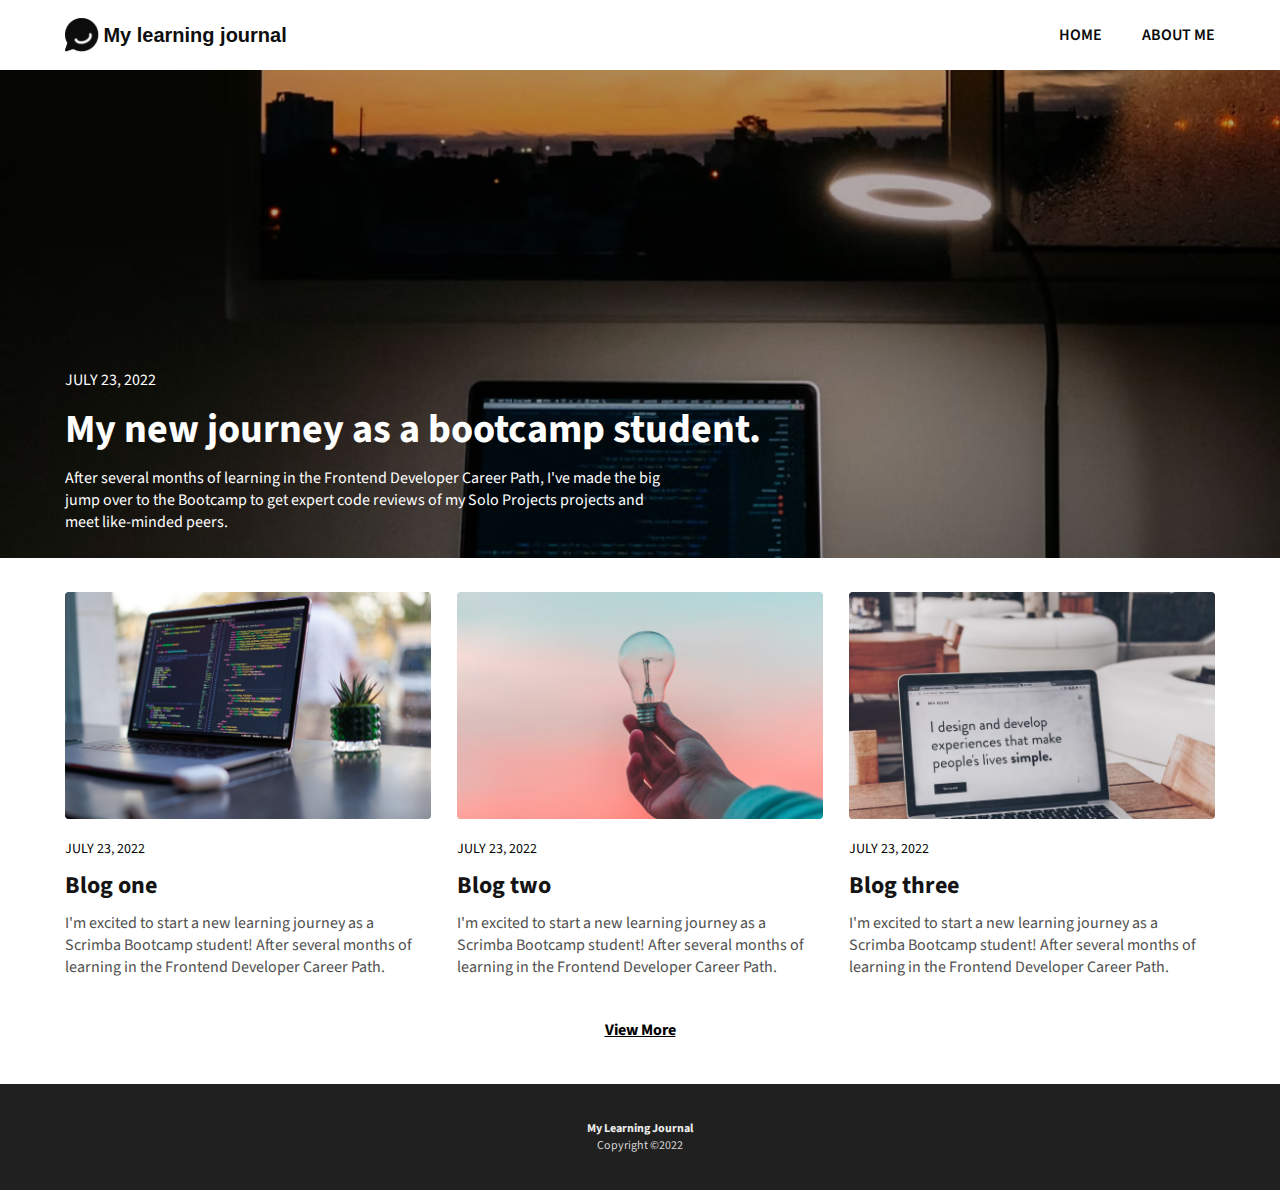
<file: index.html>
<!DOCTYPE html>
<html lang="en">
<head>

    <meta charset="UTF-8">
    <meta http-equiv="X-UA-Compatible" content="IE=edge">
    <meta name="viewport" content="width=device-width, initial-scale=1.0">
    <title>Learning Journal</title>
    <link rel="stylesheet" href="css/styles.css">
    <!-- Google Fonts -->
    <link rel="preconnect" href="https://fonts.googleapis.com">
    <link rel="preconnect" href="https://fonts.gstatic.com" crossorigin>
    <link href="https://fonts.googleapis.com/css2?family=Source+Sans+Pro:wght@400;600;700&display=swap" rel="stylesheet">

</head>
<body>
    <header>
        <nav class="container">
            <div class="logo">
                <img class="logo-img" src="images/logo.png" alt="Logo looks like chat bubble">
                <p class="logo-text">My learning journal</p>
            </div>
            <ul class="nav-list">
                <li><a href="index.html">Home</a></li>
                <li><a href="about-me.html">About Me</a></li>
            </ul>
        </nav>
        <div class="hero">
            <div class="container hero-post">
                <p class="intro-date">July 23, 2022</p>
                <h1 class="intro-title">My new journey as a bootcamp student.</h1>
                <p class="intro-body">After several months of learning in the Frontend Developer Career Path, I've made the big jump over to the Bootcamp to get expert code reviews of my Solo Projects projects and meet like-minded peers.</p>
            </div>
        </div>
    </header>
    <section class="articles-grid container">
        <article>
            <img class="article-img" src="images/article-image-03.png" alt="Laptop on the table">
            <p class="article-date">July 23, 2022</p>
            <h2 class="article-title">Blog one</h2>
            <p class="article-body">I'm excited to start a new learning journey as a Scrimba Bootcamp student! After several months of learning in the Frontend Developer Career Path.</p>
        </article>
        <article>
            <img class="article-img" src="images/article-image-02.png" alt="Hand holding lightbulb">
            <p class="article-date">July 23, 2022</p>
            <h2 class="article-title">Blog two</h2>
            <p class="article-body">I'm excited to start a new learning journey as a Scrimba Bootcamp student! After several months of learning in the Frontend Developer Career Path.</p>
        </article>
        <article>
            <img class="article-img" src="images/article-image-01.png" alt="Laptop on the table">
            <p class="article-date">July 23, 2022</p>
            <h2 class="article-title">Blog three</h2>
            <p class="article-body">I'm excited to start a new learning journey as a Scrimba Bootcamp student! After several months of learning in the Frontend Developer Career Path.</p>
        </article>
        <a class="view-more" href="view-more.html">View More</a>
    </section>
    <footer>
        <p class="footer-text">My Learning Journal</p>
        <p class="footer-copyright">Copyright ©2022</p>
    </footer>
</body>
</html>
</file>
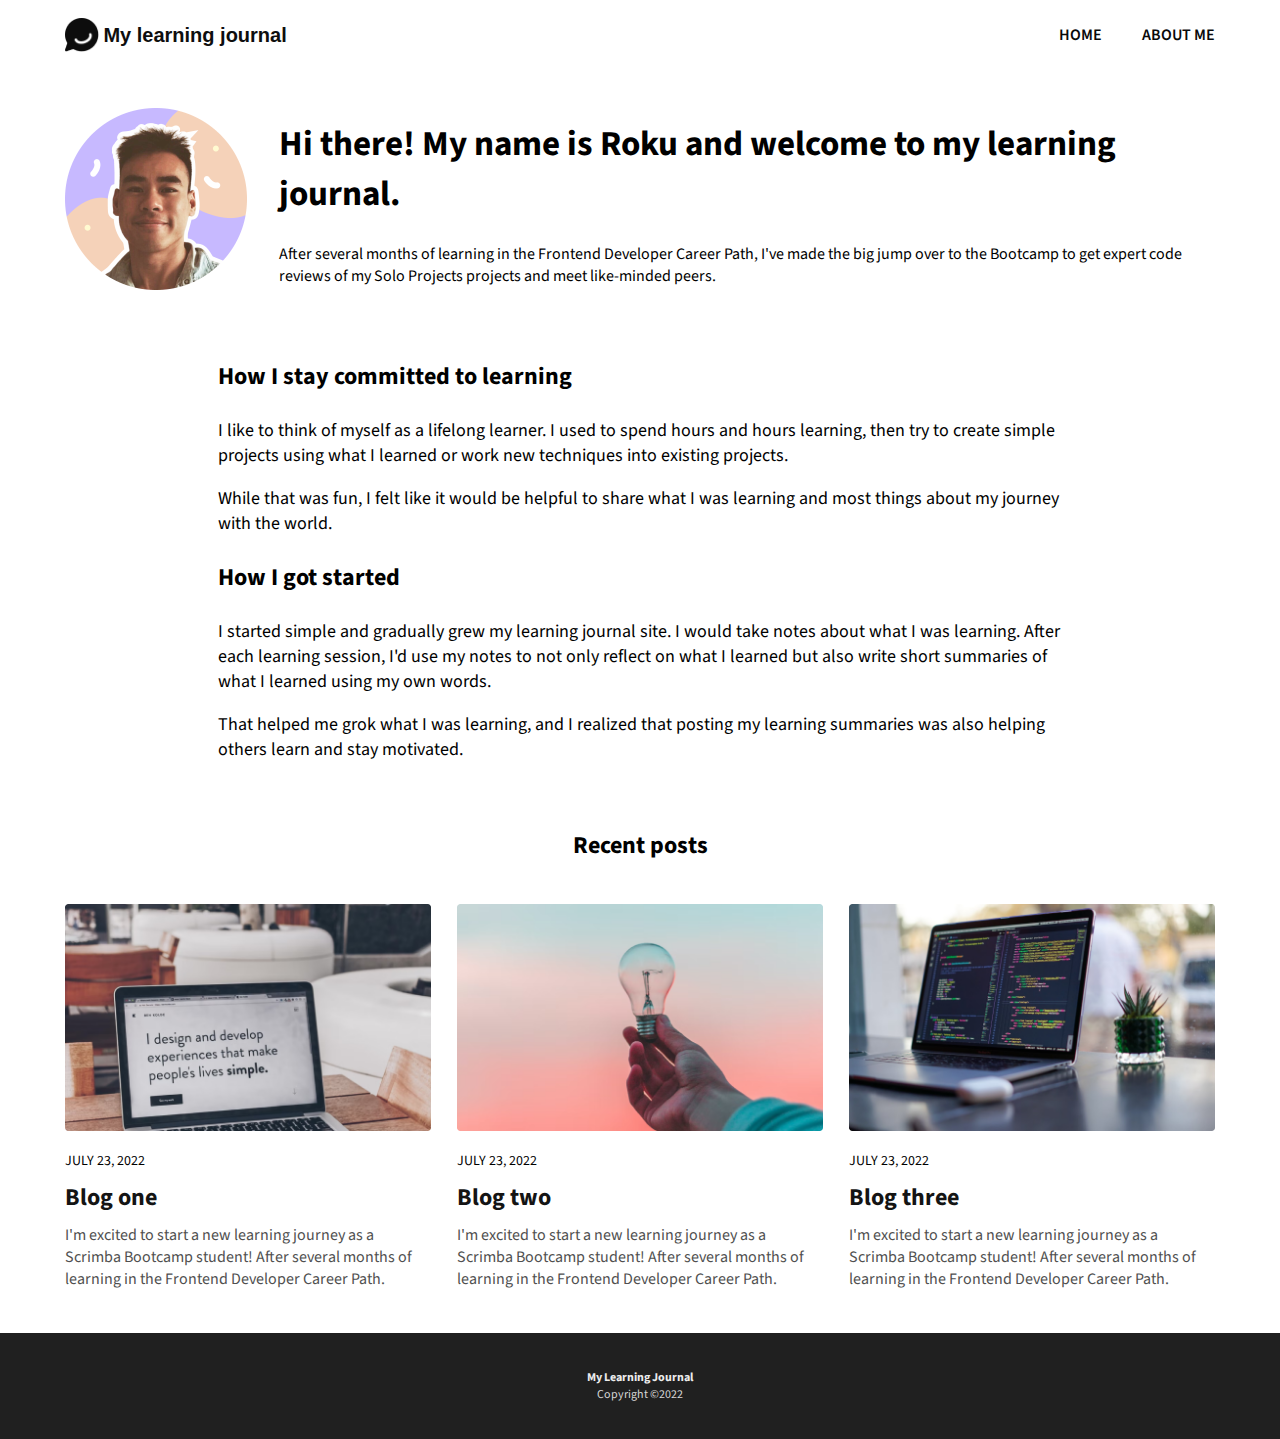
<file: about-me.html>
<!DOCTYPE html>
<html lang="en">
<head>

    <meta charset="UTF-8">
    <meta http-equiv="X-UA-Compatible" content="IE=edge">
    <meta name="viewport" content="width=device-width, initial-scale=1.0">
    <title>Learning Journal</title>
    <link rel="stylesheet" href="css/styles.css">
    <!-- Google Fonts -->
    <link rel="preconnect" href="https://fonts.googleapis.com">
    <link rel="preconnect" href="https://fonts.gstatic.com" crossorigin>
    <link href="https://fonts.googleapis.com/css2?family=Source+Sans+Pro:wght@400;600;700&display=swap" rel="stylesheet">

</head>
<body>

    <header>
        <nav class="container">
            <div class="logo">
                <img class="logo-img" src="images/logo.png" alt="Logo looks like chat bubble">
                <p class="logo-text">My learning journal</p>
            </div>
            <ul class="nav-list">
                <li><a href="index.html">Home</a></li>
                <li><a href="about-me.html">About Me</a></li>
            </ul>
        </nav>
        <div class="container about-me-intro">
            <img class="about-me-avatar" src="images/avatar.png" alt="Roku smiling at camera with colorful background">
            <div>
                <h1 class="about-me-title">Hi there! My name is Roku and welcome to my learning journal.</h1>
                <p class="about-me-sub">After several months of learning in the Frontend Developer Career Path, I've made the big jump over to the Bootcamp to get expert code reviews of my Solo Projects projects and meet like-minded peers.</p>
            </div>
        </div>
    </header>
    
    <main class="main-article">
        <article class="container">
            <div class="inner-container about-me-article">
                <h3>How I stay committed to learning</h3>
                <p>I like to think of myself as a lifelong learner. I used to spend hours and hours learning, then try to create simple projects using what I learned or work new techniques into existing projects.</p>
                <p>While that was fun, I felt like it would be helpful to share what I was learning and most things about my journey with the world.</p>
                <h3>How I got started</h3>
                <p>I started simple and gradually grew my learning journal site. I would take notes about what I was learning. After each learning session, I'd use my notes to not only reflect on what I learned but also write short summaries of what I learned using my own words.</p>
                <p>That helped me grok what I was learning, and I realized that posting my learning summaries was also helping others learn and stay motivated.</p>
            </div>
        </article>
    </main>

    <section class="articles-grid container">
        <h3 class="recent-posts-title">Recent posts</h3>
        <article>
            <img class="article-img" src="images/article-image-01.png" alt="Laptop on the table">
            <p class="article-date">July 23, 2022</p>
            <h2 class="article-title">Blog one</h2>
            <p class="article-body">I'm excited to start a new learning journey as a Scrimba Bootcamp student! After several months of learning in the Frontend Developer Career Path.</p>
        </article>
        <article>
            <img class="article-img" src="images/article-image-02.png" alt="Hand holding lightbulb">
            <p class="article-date">July 23, 2022</p>
            <h2 class="article-title">Blog two</h2>
            <p class="article-body">I'm excited to start a new learning journey as a Scrimba Bootcamp student! After several months of learning in the Frontend Developer Career Path.</p>
        </article>
        <article>
            <img class="article-img" src="images/article-image-03.png" alt="Laptop on the table">
            <p class="article-date">July 23, 2022</p>
            <h2 class="article-title">Blog three</h2>
            <p class="article-body">I'm excited to start a new learning journey as a Scrimba Bootcamp student! After several months of learning in the Frontend Developer Career Path.</p>
        </article>
    </section>
    <footer>
        <p class="footer-text">My Learning Journal</p>
        <p class="footer-copyright">Copyright ©2022</p>
    </footer>

</body>
</html>
</file>
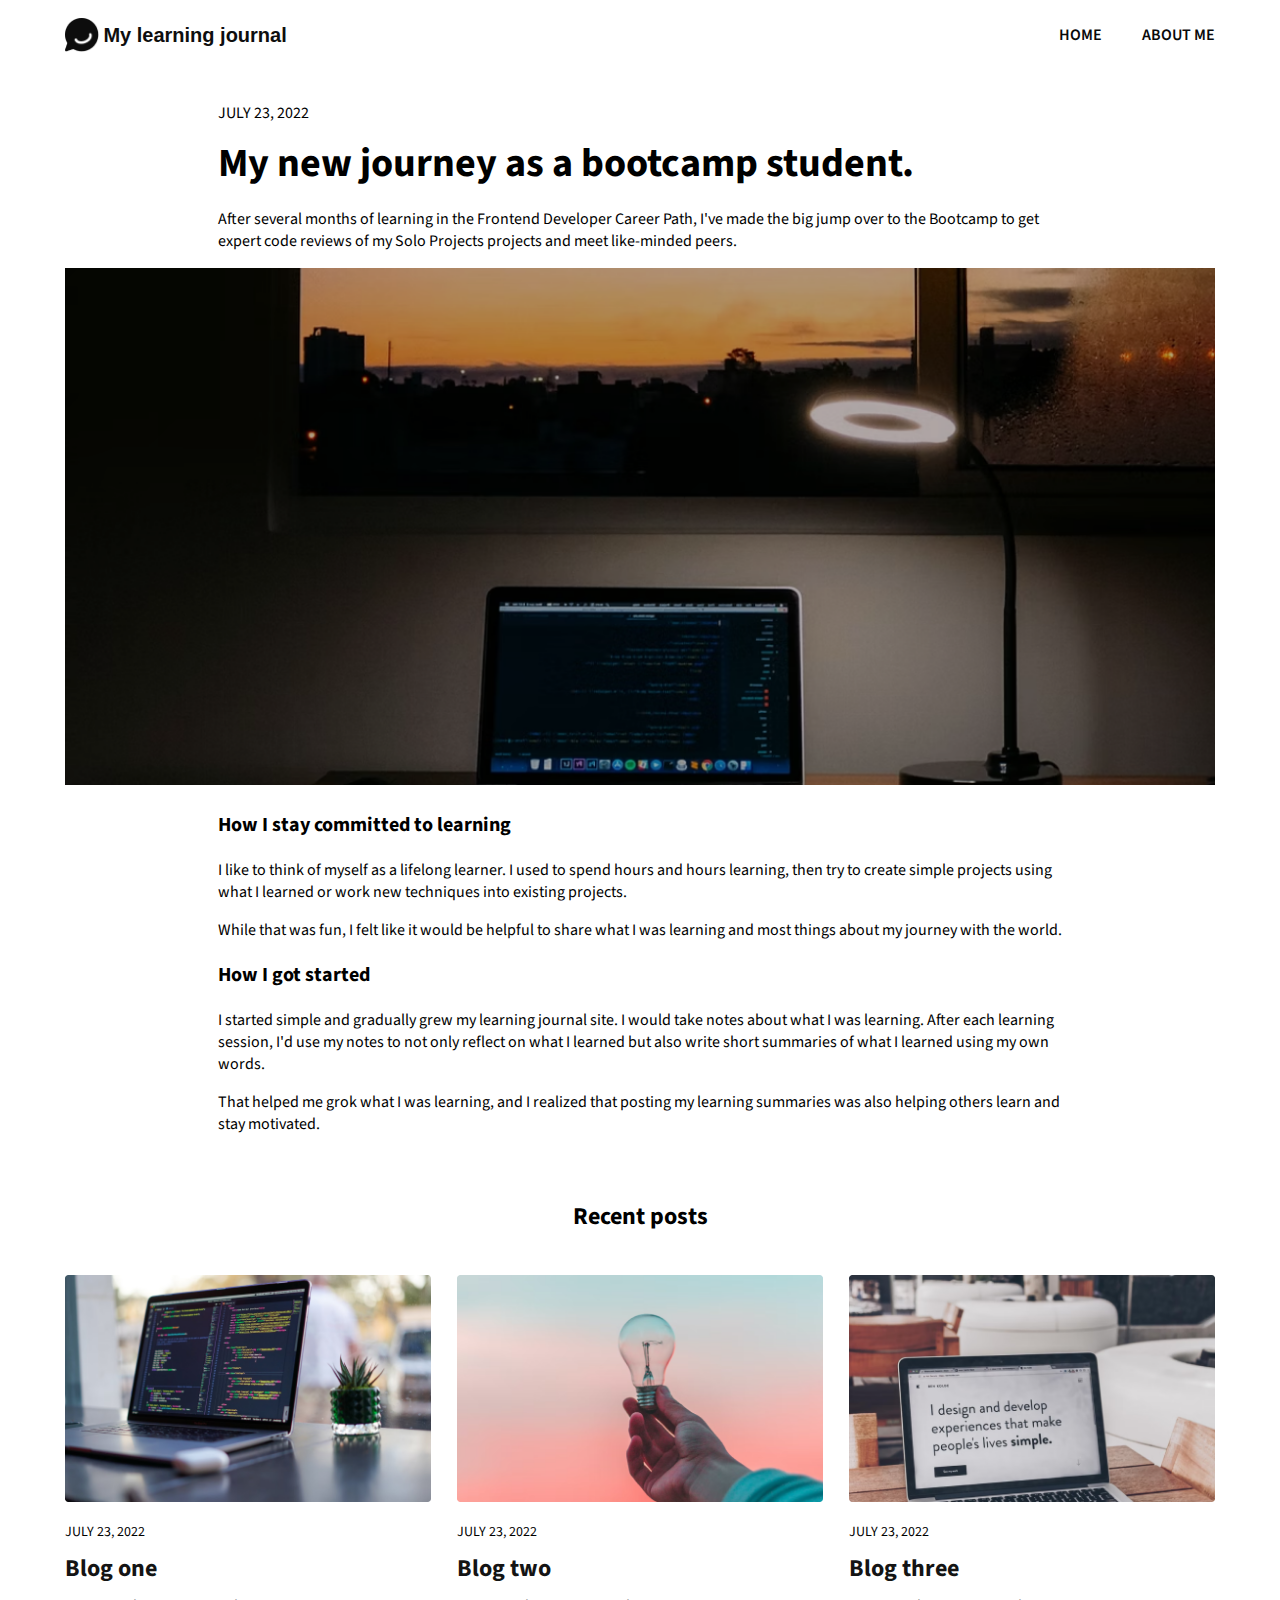
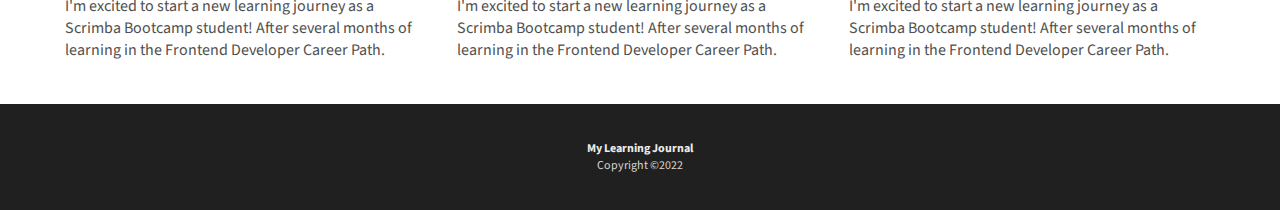
<file: view-more.html>
<!DOCTYPE html>
<html lang="en">
<head>

    <meta charset="UTF-8">
    <meta http-equiv="X-UA-Compatible" content="IE=edge">
    <meta name="viewport" content="width=device-width, initial-scale=1.0">
    <title>Learning Journal</title>
    <link rel="stylesheet" href="css/styles.css">
    <!-- Google Fonts -->
    <link rel="preconnect" href="https://fonts.googleapis.com">
    <link rel="preconnect" href="https://fonts.gstatic.com" crossorigin>
    <link href="https://fonts.googleapis.com/css2?family=Source+Sans+Pro:wght@400;600;700&display=swap" rel="stylesheet">

</head>
<body>
    
    <header>
        <nav class="container">
            <div class="logo">
                <img class="logo-img" src="images/logo.png" alt="Logo looks like chat bubble">
                <p class="logo-text">My learning journal</p>
            </div>
            <ul class="nav-list">
                <li><a href="index.html">Home</a></li>
                <li><a href="about-me.html">About Me</a></li>
            </ul>
        </nav>
    </header>

    <main class="main-article">
        <article class="container">
            <div class="inner-container view-more-article">
                <p class="intro-date">July 23, 2022</p>
                <h1 class="intro-title">My new journey as a bootcamp student.</h1>
                <p>After several months of learning in the Frontend Developer Career Path, I've made the big jump over to the Bootcamp to get expert code reviews of my Solo Projects projects and meet like-minded peers.</p>
            </div>
            <img class="main-article-img" src="images/blog-image.png" alt="laptop on  desk">
            <div class="inner-container view-more-article">
                <h3>How I stay committed to learning</h3>
                <p>I like to think of myself as a lifelong learner. I used to spend hours and hours learning, then try to create simple projects using what I learned or work new techniques into existing projects.</p>
                <p>While that was fun, I felt like it would be helpful to share what I was learning and most things about my journey with the world.</p>
                <h3>How I got started</h3>
                <p>I started simple and gradually grew my learning journal site. I would take notes about what I was learning. After each learning session, I'd use my notes to not only reflect on what I learned but also write short summaries of what I learned using my own words.</p>
                <p>That helped me grok what I was learning, and I realized that posting my learning summaries was also helping others learn and stay motivated.</p>
            </div>
        </article>
    </main>

    <section class="articles-grid container">
        <h3 class="recent-posts-title">Recent posts</h3>
        <article>
            <img class="article-img" src="images/article-image-03.png" alt="Laptop on the table">
            <p class="article-date">July 23, 2022</p>
            <h2 class="article-title">Blog one</h2>
            <p class="article-body">I'm excited to start a new learning journey as a Scrimba Bootcamp student! After several months of learning in the Frontend Developer Career Path.</p>
        </article>
        <article>
            <img class="article-img" src="images/article-image-02.png" alt="Hand holding lightbulb">
            <p class="article-date">July 23, 2022</p>
            <h2 class="article-title">Blog two</h2>
            <p class="article-body">I'm excited to start a new learning journey as a Scrimba Bootcamp student! After several months of learning in the Frontend Developer Career Path.</p>
        </article>
        <article>
            <img class="article-img" src="images/article-image-01.png" alt="Laptop on the table">
            <p class="article-date">July 23, 2022</p>
            <h2 class="article-title">Blog three</h2>
            <p class="article-body">I'm excited to start a new learning journey as a Scrimba Bootcamp student! After several months of learning in the Frontend Developer Career Path.</p>
        </article>
    </section>

    <footer>
        <p class="footer-text">My Learning Journal</p>
        <p class="footer-copyright">Copyright ©2022</p>
    </footer>
</body>
</html>
</file>
<file: css/styles.css>
* {
    box-sizing: border-box;
}

body {
    margin: 0;
    padding: 0;
    font-family: 'Source Sans Pro', sans-serif;
}



.container {
    width: 90%;
    max-width: 1150px;
    margin: 0 auto;
}

.inner-container {
    max-width: 844px;
    margin: 0 auto;
}



/* Typography */


h3 {
    font-size: 1rem;
}

.logo-text {
    font-family: 'Roboto' , sans-serif;
    font-size: 0.846rem;
    font-weight: 700;
    margin: 0 0 0 0.221em;
    color: #0E0E0E;
}


.intro-date,
.article-date {
    text-transform: uppercase;
}

.intro-date {
    font-size: 0.75rem;
    margin-bottom: 0.666em;
    margin-top: 0;
}
.intro-title {
    font-size: 2rem;
    margin-top: 0;
    margin-bottom: 0.222em;
}
.intro-body {
    margin: 0;
    max-width: 614px;
}
.article-date {
    font-size: 0.875rem;
    margin-top: 1em;
    margin-bottom: 0.648em;
}
.article-title {
    margin-top: 0;
    margin-bottom: 0.375em;
    color: #141414;
}

.article-body {
    margin: 0;
    max-width: 374px;
    color: #505050;
}

.footer-text {
    color: #ECECEC;
    font-weight: 700;
    letter-spacing: -3%;
}
.footer-copyright {
    color: #D7D7D7;
}

/* Navbar */


nav {
    display: flex;
    padding: 1.125em 0;
    justify-content: space-between;
}

.logo,
.nav-list {
    display: flex;
    align-items: center;
}

.nav-list{
    margin: 0;
    padding: 0;
    list-style: none;
    gap: 2.5em;

}

.nav-list li  a{
    cursor: pointer;
    text-transform: uppercase;
    font-size: 0.75rem;
    color: #090909;
    font-weight: 600;
    text-decoration: none;
}

.logo-img {
    width: 23px;
}
/* Home Page */

.hero {
    background-image: url(../images/blog-image.png);
    background-size: cover;
    background-repeat: no-repeat;
    height: 293px;
    padding-bottom: 1.562em;
    display: flex;
    align-items: flex-end;
    margin-bottom: 2.125em;
    object-fit: cover;
    background-position: center center;
    width: 100%;
}
.hero-post {
    color: white;
}


.articles-grid {
    display: grid;
    grid-template-columns: repeat(auto-fill,minmax(200px,1fr));
    grid-gap: 2.565em 1.625em;
}

.article-img {
    max-width: 100%;
    border-radius: 3px;
}

.view-more {
    display: inline-block;
    text-align: center;
    font-weight: 700;
    color: #000000;
    grid-column: 1 / -1;
    cursor: pointer;
}
/* View More Page */

.main-article {
    margin-top: 2em;
    margin-bottom: 3em;
    display: flex;
    flex-direction: column;
    justify-content: center;
}
.main-article-img {
    width: 100%;
}

.recent-posts-title {
    grid-column: 1 / -1;
    text-align: center;
    margin: 0;
}

/* About Me */

.about-me-intro {
    display: flex;
    flex-direction: column;
    padding-top: 1.625em;
    column-gap: 2em;
}
.about-me-title {
    font-size: 2.187rem;
}

.about-me-avatar {
    width: 182px;
}

/* Footer */

footer {
    background-color: #202020;
    padding: 3em 0;
    margin-top: 3.583em;
    text-align: center;
    font-size: 0.75rem;
}

footer p {
    margin: 0;
}

/* Media Queries */


@media (min-width: 973px){
    .hero {
        background-image: url(../images/blog-image.png);
        height: 488px;
    }
    .articles-grid {
        grid-template-columns: repeat(auto-fill,minmax(300px,1fr));

    }
    .logo-img {
        width: 34px;
    }
    .view-more-article h3,
    .logo-text {
        font-size: 1.25rem;
    }
    .intro-date,
    .nav-list li  a {
        font-size: 1rem;
    }
    .about-me-intro {
        flex-direction: row;
        align-items: center;
    }
    .intro-title {
        font-size: 2.5rem;
    }
    .recent-posts-title,
    .about-me-article h3 {
        font-size: 1.5rem;
    }
    .about-me-article p {
        font-size: 1.125rem;
    }


}
</file>
